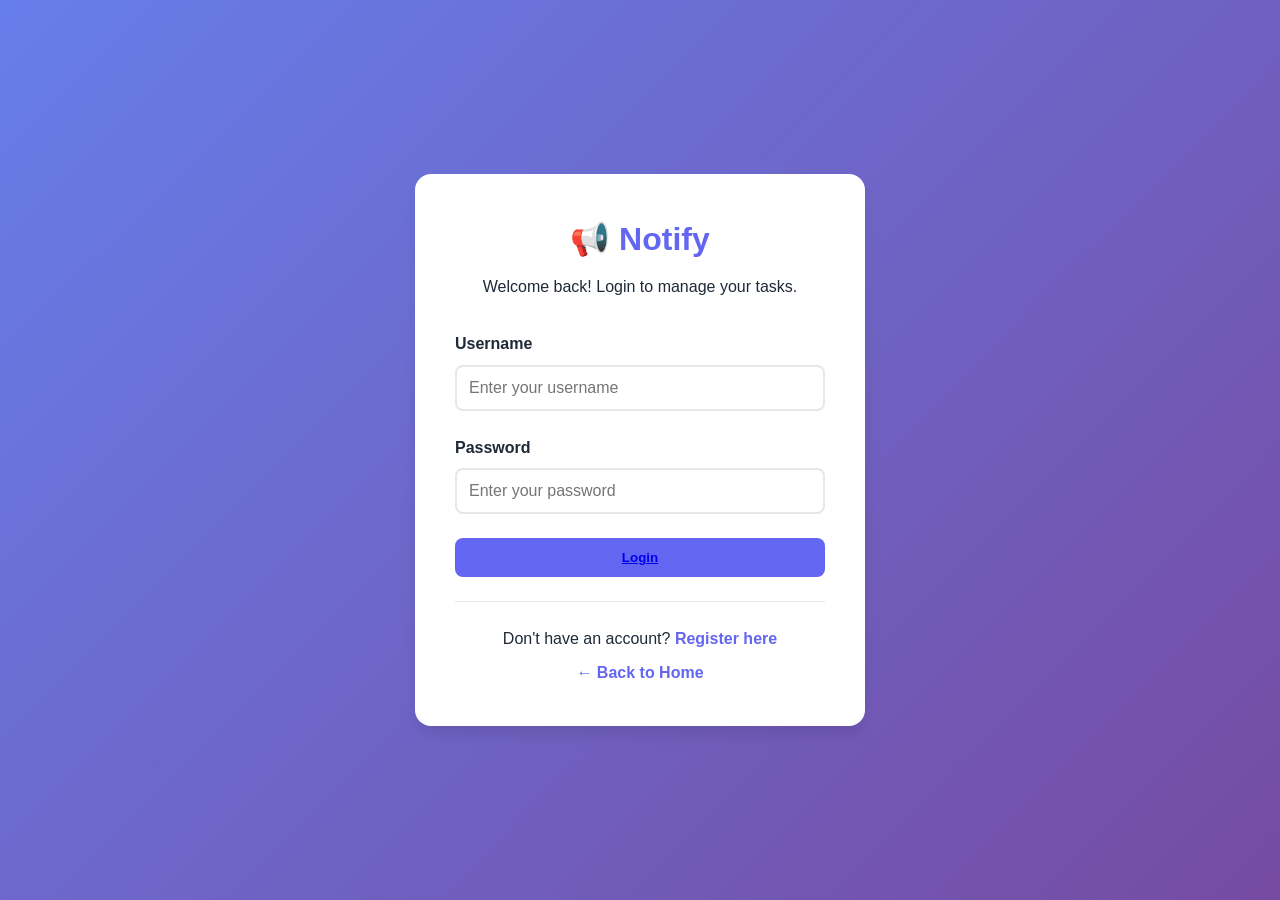
<file: Front_End/notifyrepli/index.html>
<!DOCTYPE html>
<html lang="en">
<head>
    <meta charset="UTF-8">
    <meta name="viewport" content="width=device-width, initial-scale=1.0">
    <title>Login - Notify</title>
    <link rel="stylesheet" href="style.css">
</head>
<body class="auth-page">
    <div class="auth-container">
        <div class="auth-card">
            <div class="auth-header">
                <h1>📢 Notify</h1>
                <p>Welcome back! Login to manage your tasks.</p>
            </div>
            
            <form id="loginForm" class="auth-form" method="post">
                <div class="form-group">
                    <label for="username">Username</label>
                    <input type="text" id="username" name="username" required 
                           placeholder="Enter your username">
                </div>
                
                <div class="form-group">
                    <label for="password">Password</label>
                    <input type="password" id="password" name="password" required 
                           placeholder="Enter your password">
                </div>
                
                <div id="errorMessage" class="error-message"></div>
                
                <button type="submit" class="btn btn-primary btn-full"><a href="./dashboard.html">Login</a></button>
            </form>
            
            <div class="auth-footer">
                <p>Don't have an account? <a href="register.html">Register here</a></p>
                <a href="index.html" class="back-link">← Back to Home</a>
            </div>
        </div>
    </div>

    <script src="app.js"></script>
    <script>
        document.getElementById('loginForm').addEventListener('submit', handleLogin);
    </script>
</body>
</html>
</file>
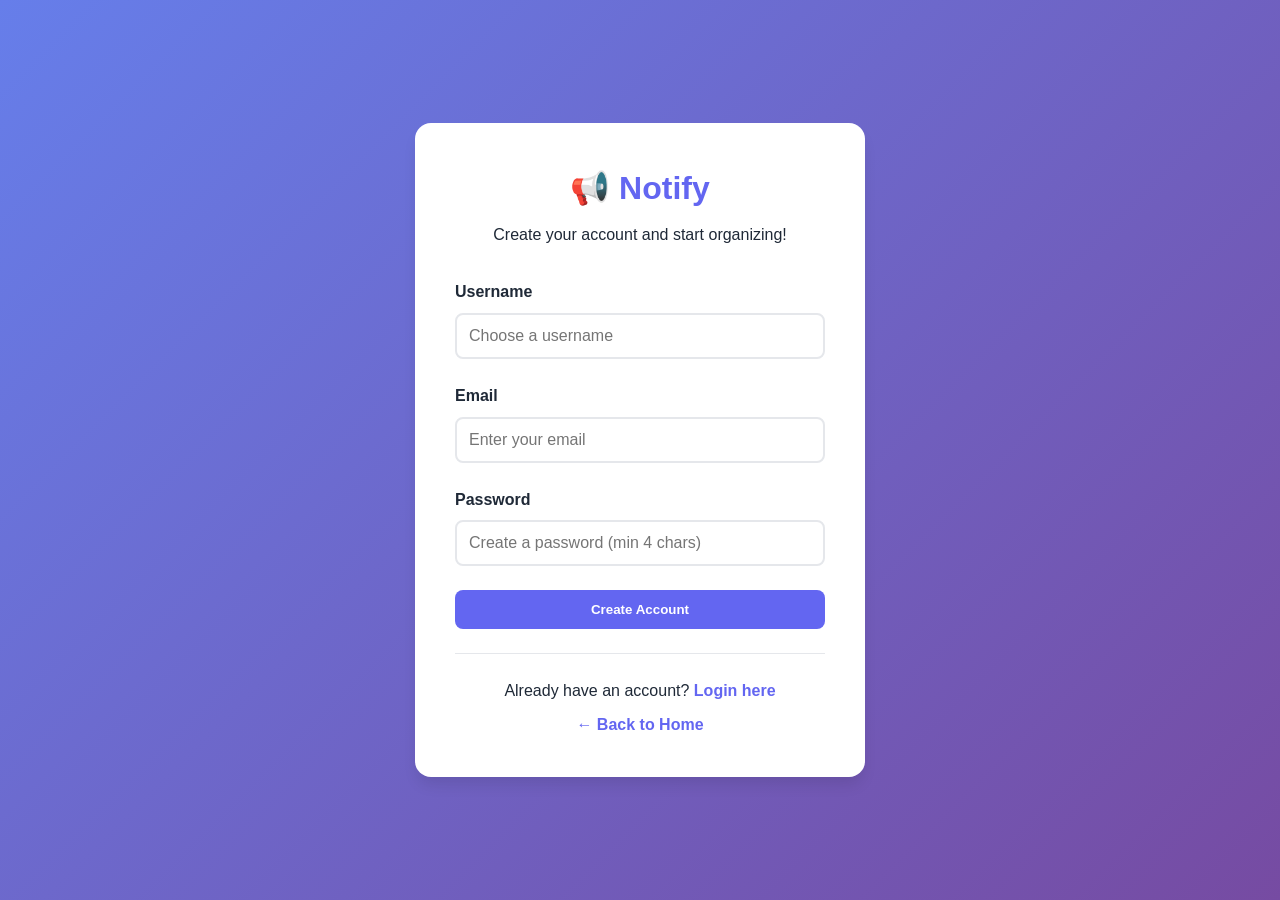
<file: Front_End/notifyrepli/register.html>
<!DOCTYPE html>
<html lang="en">
<head>
    <meta charset="UTF-8">
    <meta name="viewport" content="width=device-width, initial-scale=1.0">
    <title>Register - Notify</title>
    <link rel="stylesheet" href="style.css">
</head>
<body class="auth-page">
    <div class="auth-container">
        <div class="auth-card">
            <div class="auth-header">
                <h1>📢 Notify</h1>
                <p>Create your account and start organizing!</p>
            </div>
            
            <form id="registerForm" class="auth-form">
                <div class="form-group">
                    <label for="username">Username</label>
                    <input type="text" id="username" name="username" required 
                           placeholder="Choose a username">
                </div>
                
                <div class="form-group">
                    <label for="email">Email</label>
                    <input type="email" id="email" name="email" required 
                           placeholder="Enter your email">
                </div>
                
                <div class="form-group">
                    <label for="password">Password</label>
                    <input type="password" id="password" name="password" required 
                           placeholder="Create a password (min 4 chars)">
                </div>
                
                <div id="errorMessage" class="error-message"></div>
                <div id="successMessage" class="success-message"></div>
                
                <button type="submit" class="btn btn-primary btn-full">Create Account</button>
            </form>
            
            <div class="auth-footer">
                <p>Already have an account? <a href="dashboard.html">Login here</a></p>
                <a href="index.html" class="back-link">← Back to Home</a>
            </div>
        </div>
    </div>

    <script src="app.js"></script>
    <script>
        document.getElementById('registerForm').addEventListener('submit', handleRegister);
    </script>
</body>
</html>
</file>
<file: Front_End/notifyrepli/style.css>
* {

    margin: 0;
    padding: 0;
    box-sizing: border-box;
}

:root {

    --primary: #6366f1;

    --primary-dark: #4f46e5;

    --secondary: #ec4899;

    --success: #10b981;

    --warning: #f59e0b;

    --danger: #ef4444;

    --dark: #1f2937;

    --light: #f3f4f6;

    --white: #ffffff;

    --shadow: 0 4px 6px -1px rgba(0, 0, 0, 0.1);

    --shadow-lg: 0 10px 15px -3px rgba(0, 0, 0, 0.1);

}

body {
    font-family: 'Segoe UI', Tahoma, Geneva, Verdana, sans-serif;
    line-height: 1.6;
    color: var(--dark);
    background: linear-gradient(135deg, #667eea 0%, #764ba2 100%);
    min-height: 100vh;
}

/* Navigation */
.navbar {
    display: flex;
    justify-content: space-between;
    align-items: center;
    padding: 1rem 5%;
    background: rgba(255, 255, 255, 0.95);
    backdrop-filter: blur(10px);
    position: fixed;
    width: 100%;
    top: 0;
    z-index: 1000;
    box-shadow: var(--shadow);
}

.logo {
    font-size: 1.5rem;
    font-weight: bold;
    color: var(--primary);
}

.nav-links {
    display: flex;
    gap: 1rem;
}

/* Buttons */
.btn {
    display: inline-block;
    padding: 0.75rem 1.5rem;
    border-radius: 0.5rem;
    text-decoration: none;
    font-weight: 600;
    border: none;
    cursor: pointer;
    transition: all 0.3s ease;
}

.btn-primary {
    background: var(--primary);
    color: var(--white);
}

.btn-primary:hover {
    background: var(--primary-dark);
    transform: translateY(-2px);
    box-shadow: var(--shadow-lg);
}

.btn-secondary {
    background: transparent;
    color: var(--dark);
    border: 2px solid var(--primary);
}

.btn-secondary:hover {
    background: var(--primary);
    color: var(--white);
}

.btn-full {
    width: 100%;
}

.btn-large {
    padding: 1rem 2rem;
    font-size: 1.1rem;
}

.btn-small {
    padding: 0.5rem 1rem;
    font-size: 0.875rem;
}

/* Hero Section */
.hero {
    display: flex;
    align-items: center;
    justify-content: space-between;
    padding: 8rem 5% 4rem;
    min-height: 80vh;
    color: var(--white);
}

.hero-content {
    flex: 1;
    max-width: 600px;
}

.hero-content h1 {
    font-size: 3.5rem;
    margin-bottom: 1rem;
    line-height: 1.2;
}

.hero-content p {
    font-size: 1.25rem;
    margin-bottom: 2rem;
    opacity: 0.9;
}

.hero-image {
    flex: 1;
    display: flex;
    justify-content: center;
}

.task-demo {
    background: rgba(255, 255, 255, 0.1);
    backdrop-filter: blur(10px);
    padding: 2rem;
    border-radius: 1rem;
    border: 1px solid rgba(255, 255, 255, 0.2);
}

.demo-task {
    background: var(--white);
    color: var(--dark);
    padding: 1rem;
    margin: 0.5rem 0;
    border-radius: 0.5rem;
    box-shadow: var(--shadow);
    animation: slideIn 0.5s ease;
}

@keyframes slideIn {
    from {
        opacity: 0;
        transform: translateX(20px);
    }
    to {
        opacity: 1;
        transform: translateX(0);
    }
}

/* Features Section */
.features {
    background: var(--white);
    padding: 4rem 5%;
    text-align: center;
}

.features h2 {
    font-size: 2.5rem;
    margin-bottom: 3rem;
    color: var(--dark);
}

.feature-grid {
    display: grid;
    grid-template-columns: repeat(auto-fit, minmax(250px, 1fr));
    gap: 2rem;
    max-width: 1200px;
    margin: 0 auto;
}

.feature-card {
    padding: 2rem;
    border-radius: 1rem;
    background: var(--light);
    transition: transform 0.3s ease;
}

.feature-card:hover {
    transform: translateY(-5px);
}

.feature-card .icon {
    font-size: 3rem;
    margin-bottom: 1rem;
    display: block;
}

.feature-card h3 {
    margin-bottom: 0.5rem;
    color: var(--primary);
}

/* Auth Pages */
.auth-page {
    display: flex;
    align-items: center;
    justify-content: center;
    min-height: 100vh;
    padding: 2rem;
}

.auth-container {
    width: 100%;
    max-width: 450px;
}

.auth-card {
    background: var(--white);
    padding: 2.5rem;
    border-radius: 1rem;
    box-shadow: var(--shadow-lg);
}

.auth-header {
    text-align: center;
    margin-bottom: 2rem;
}

.auth-header h1 {
    color: var(--primary);
    margin-bottom: 0.5rem;
}

.form-group {
    margin-bottom: 1.5rem;
}

.form-group label {
    display: block;
    margin-bottom: 0.5rem;
    font-weight: 600;
    color: var(--dark);
}

.form-group input,
.form-group select,
.form-group textarea {
    width: 100%;
    padding: 0.75rem;
    border: 2px solid #e5e7eb;
    border-radius: 0.5rem;
    font-size: 1rem;
    transition: border-color 0.3s ease;
}

.form-group input:focus,
.form-group select:focus,
.form-group textarea:focus {
    outline: none;
    border-color: var(--primary);
}

.error-message {
    color: var(--danger);
    margin-bottom: 1rem;
    font-size: 0.875rem;
    display: none;
}

.error-message.show {
    display: block;
}

.success-message {
    color: var(--success);
    margin-bottom: 1rem;
    font-size: 0.875rem;
    display: none;
}

.success-message.show {
    display: block;
}

.auth-footer {
    text-align: center;
    margin-top: 1.5rem;
    padding-top: 1.5rem;
    border-top: 1px solid #e5e7eb;
}

.auth-footer a {
    color: var(--primary);
    text-decoration: none;
    font-weight: 600;
}

.back-link {
    display: block;
    margin-top: 0.5rem;
    color: #6b7280;
}

/* Dashboard */
.dashboard-page {
    background: #f1f5f9;
}

.dashboard-nav {
    position: fixed;
    top: 0;
    width: 100%;
    background: var(--white);
    z-index: 100;
}

.nav-info {
    display: flex;
    align-items: center;
    gap: 1rem;
}

#welcomeUser {

    font-weight: 600;
    color: var(--dark);
}

.dashboard-container {
    display: flex;
    margin-top: 4rem;
    min-height: calc(100vh - 4rem);
}

.sidebar {
    width: 280px;
    background: var(--white);
    padding: 2rem;
    border-right: 1px solid #e5e7eb;
    position: fixed;
    height: 100%;
    overflow-y: auto;
}

.stats-card {
    background: linear-gradient(135deg, var(--primary), var(--secondary));
    color: var(--white);
    padding: 1.5rem;
    border-radius: 1rem;
    margin-bottom: 2rem;
}

.stats-card h3 {
    margin-bottom: 1rem;
    font-size: 1.1rem;
}

.stat-item {
    display: flex;
    justify-content: space-between;
    margin: 0.75rem 0;
    padding: 0.5rem 0;
    border-bottom: 1px solid rgba(255, 255, 255, 0.2);
}

.stat-value {
    font-weight: bold;
    font-size: 1.25rem;
}

.category-filter h3 {
    margin-bottom: 1rem;
    color: var(--dark);
}

.filter-btn {
    display: block;
    width: 100%;
    padding: 0.75rem;
    margin: 0.5rem 0;
    border: none;
    background: var(--light);
    border-radius: 0.5rem;
    cursor: pointer;
    text-align: left;
    transition: all 0.3s ease;
}

.filter-btn:hover,
.filter-btn.active {
    background: var(--primary);
    color: var(--white);
}

.main-content {
    flex: 1;
    margin-left: 280px;
    padding: 2rem;
    max-width: 900px;
}

.task-form-section,
.tasks-section {
    background: var(--white);
    padding: 2rem;
    border-radius: 1rem;
    margin-bottom: 2rem;
    box-shadow: var(--shadow);
}

.task-form-section h2,
.tasks-section h2 {
    margin-bottom: 1.5rem;
    color: var(--dark);
}

.form-row {
    display: grid;
    grid-template-columns: repeat(auto-fit, minmax(200px, 1fr));
    gap: 1rem;
}

.task-form .btn {
    margin-top: 1rem;
}

.section-header {
    display: flex;
    justify-content: space-between;
    align-items: center;
    margin-bottom: 1.5rem;
}

/* Task Cards */
.tasks-container {
    display: flex;
    flex-direction: column;
    gap: 1rem;
}

.task-card {
    background: var(--light);
    border-radius: 0.75rem;
    padding: 1.5rem;
    border-left: 4px solid var(--primary);
    transition: all 0.3s ease;
    position: relative;
}

.task-card:hover {
    transform: translateX(5px);
    box-shadow: var(--shadow);
}

.task-card.completed {
    opacity: 0.6;
    border-left-color: var(--success);
}

.task-card.high-priority {
    border-left-color: var(--danger);
}

.task-card.medium-priority {
    border-left-color: var(--warning);
}

.task-header {
    display: flex;
    justify-content: space-between;
    align-items: start;
    margin-bottom: 0.5rem;
}

.task-title {
    font-size: 1.25rem;
    font-weight: 600;
    color: var(--dark);
}

.task-category {
    display: inline-block;
    padding: 0.25rem 0.75rem;
    background: var(--primary);
    color: var(--white);
    border-radius: 1rem;
    font-size: 0.75rem;
    font-weight: 600;
}

.task-meta {
    display: flex;
    gap: 1rem;
    margin-top: 0.75rem;
    font-size: 0.875rem;
    color: #6b7280;
}

.task-actions {
    display: flex;
    gap: 0.5rem;
    margin-top: 1rem;
}

.task-actions button {
    padding: 0.5rem 1rem;
    border: none;
    border-radius: 0.375rem;
    cursor: pointer;
    font-size: 0.875rem;
    transition: all 0.3s ease;
}

.btn-complete {
    background: var(--success);
    color: var(--white);
}

.btn-complete:hover {
    background: #059669;
}

.btn-delete {
    background: var(--danger);
    color: var(--white);
}

.btn-delete:hover {
    background: #dc2626;
}

.empty-state {
    text-align: center;
    padding: 3rem;
    color: #6b7280;
}

/* Modal */
.modal {
    display: none;
    position: fixed;
    z-index: 2000;
    left: 0;
    top: 0;
    width: 100%;
    height: 100%;
    background-color: rgba(0, 0, 0, 0.5);
    animation: fadeIn 0.3s ease;
}

.modal.show {
    display: flex;
    align-items: center;
    justify-content: center;
}

.modal-content {
    background: var(--white);
    padding: 2rem;
    border-radius: 1rem;
    width: 90%;
    max-width: 500px;
    position: relative;
    animation: slideUp 0.3s ease;
}

.reminder-content {
    border: 3px solid var(--warning);
}

.close {
    position: absolute;
    right: 1rem;
    top: 1rem;
    font-size: 1.5rem;
    cursor: pointer;
    color: #6b7280;
}

.close:hover {
    color: var(--dark);
}

#reminderList {

    margin-top: 1rem;
}

.reminder-item {
    background: #fef3c7;
    border-left: 4px solid var(--warning);
    padding: 1rem;
    margin: 0.5rem 0;
    border-radius: 0.5rem;
    display: flex;
    justify-content: space-between;
    align-items: center;
}

@keyframes fadeIn {
    from { opacity: 0; }
    to { opacity: 1; }
}

@keyframes slideUp {
    from { transform: translateY(50px); opacity: 0; }
    to { transform: translateY(0); opacity: 1; }
}

/* Footer */
footer {
    background: var(--dark);
    color: var(--white);
    text-align: center;
    padding: 2rem;
}

/* Responsive */
@media (max-width: 768px) {
    .hero {
        flex-direction: column;
        text-align: center;
        padding-top: 6rem;
    }
    
    .hero-content h1 {
        font-size: 2.5rem;
    }
    
    .sidebar {
        width: 100%;
        position: relative;
        height: auto;
    }
    
    .dashboard-container {
        flex-direction: column;
    }
    
    .main-content {
        margin-left: 0;
    }
    
    .form-row {
        grid-template-columns: 1fr;
    }
}
</file>
